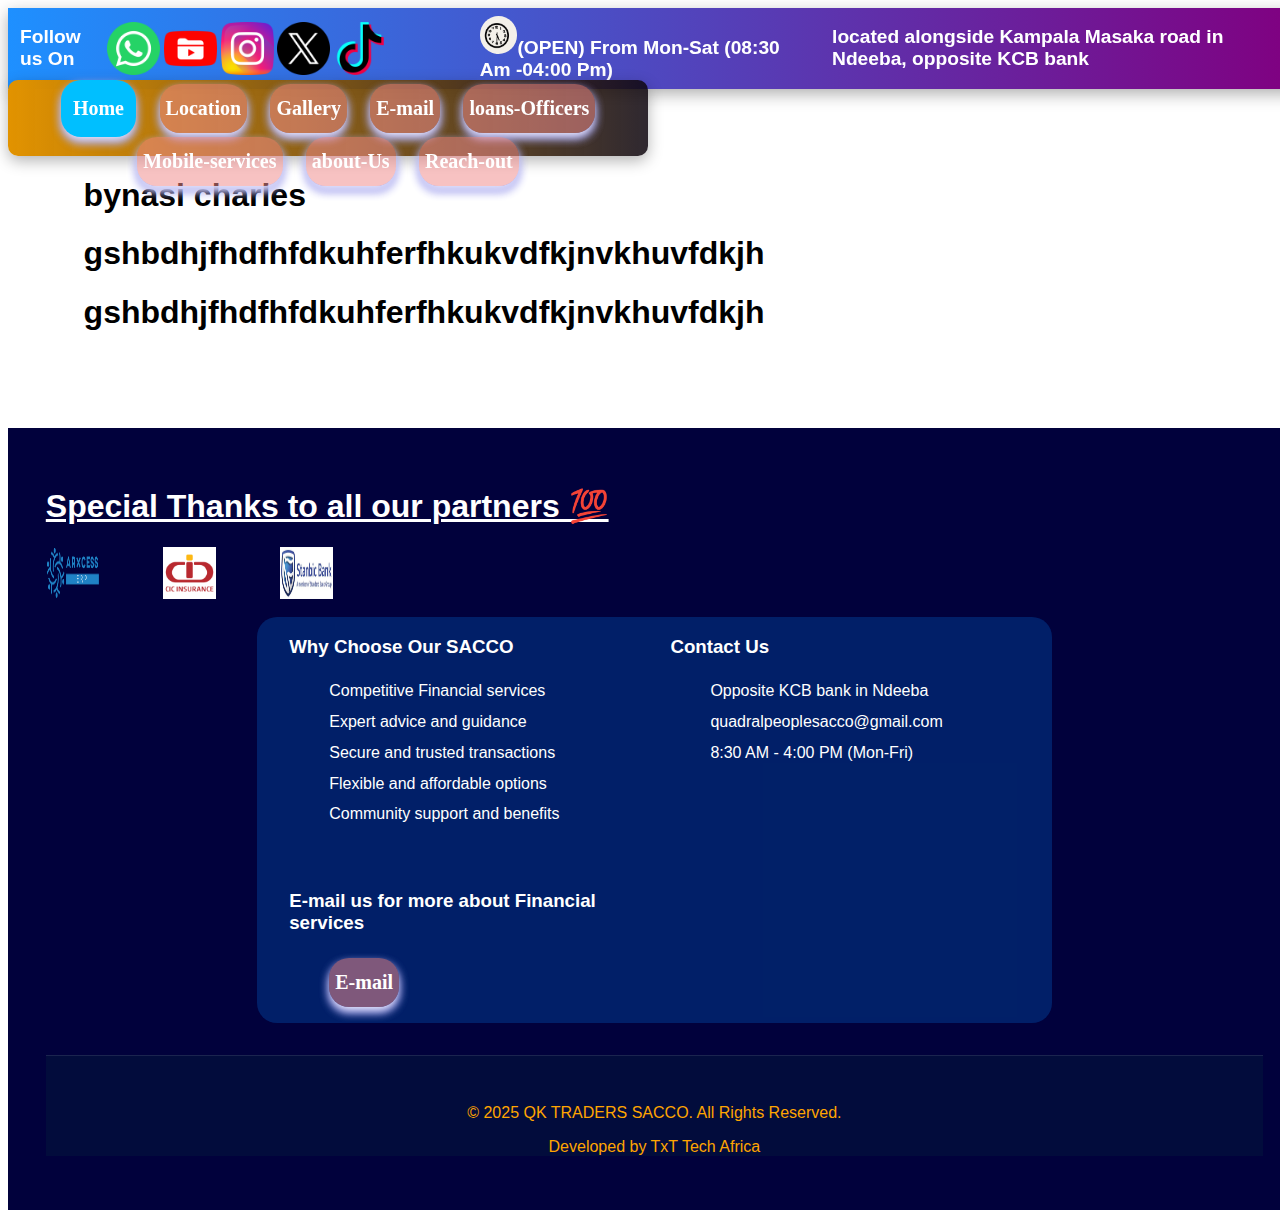
<file: contact-us.html>
<!DOCTYPE html>
<html lang="en">
<head>
    <meta charset="UTF-8">
    <meta name="viewport" content="width=device-width, initial-scale=1.0">
    <title>QK TRADERS'SACCO</title>

</head>

<link rel="stylesheet" href="general.css">

<body>
    

    <div class=" top-header">
        <text>Follow us On</text>
<div class="icons">

<a href="http://wa.me/+256702801507" class="social-icon" title="WhatsApp">
                    <img src="social.png">
                </a>

</div>


<div class="icons">
     <a href="https://www.youtube.com/channel/UCuh3HxplZlNXIbYhBjaaCZQ" class="social-icon" title="YouTube">
                    <img src="tube.png">
                </a>

</div>


<div class="icons">

     <a href="https://www.FaceBook.com/quadralkay" class="social-icon" title="Facebook">
                   <img src="instagram (1).png">
                </a>

    
</div>
<div class="icons">
 <a href="https://x.com/@QkTradersNdeeba" class="social-icon" title="X">
                   <img src="twitter (1).png">
                </a>
   
</div>
<div class="icons">


    <a href="https://www.tiktok.com/@qktraderssacco" class="social-icon" title="TikTok">
                  <img src="tik-tok.png">
                </a>

</div>
&nbsp;
&nbsp;
&nbsp;
&nbsp;
&nbsp;
&nbsp;
&nbsp;
&nbsp;
&nbsp;
&nbsp;
&nbsp;
&nbsp;
<div class="time"> <img src="clock-19962.gif" style="border-radius: 50%;">(OPEN) From Mon-Sat (08:30 Am -04:00 Pm) </div>
&nbsp;
&nbsp;
&nbsp;
&nbsp;
&nbsp;
&nbsp;
 
<div class="locate">located alongside Kampala Masaka road in Ndeeba, opposite KCB bank </div>
    </div>
<div class="who">.................. </div>
&nbsp;

<div class="wh"> ......................</div>
&nbsp;








<div class="nav-bar">
        

        <button style="background-color: deepskyblue; height: 1.5cm; width: 2cm;">  <div class="active"><a href="index.html"> Home </a></div></button>
        <button><a href="Mail.html"> Location </a></button>
        <button><a href="gallery.html"> Gallery </a></button>
        <button><a href="Mail.html"> E-mail </a></button>
        <button><a href="gallery.html#top-officers"> loans-Officers </a></button>
        <button><a href="#"> Mobile-services </a></button>
        <button><a href="#"> about-Us </a></button>
        <button><a href="Mail.html#map-2"> Reach-out </a></button>
    </div>





<div class="body">







    <h1> bynasi charles</h1>



<h1> gshbdhjfhdfhfdkuhferfhkukvdfkjnvkhuvfdkjh</h1>

<h1> gshbdhjfhdfhfdkuhferfhkukvdfkjnvkhuvfdkjh</h1>







































</div>



<div class="footer-section">

    <div class="sponsers">
        <h1> Special Thanks to all our partners 💯</h1>
       
    </div>
    

     
      <div class="part-s">
       
            <div class="icons">
                
<img src="logo.png">

</div>
<div class="icons">
  
<img src="cic-insurance-group-uganda-logo-png_seeklogo-555362.png">
    
</div>
<div class="icons">

   <img src="06-08-2018-12-04-48_StanbicBank.jpg"> 
  
</div>



     </div>
&nbsp;
&nbsp;
&nbsp;
&nbsp;
&nbsp;
&nbsp;
&nbsp;
&nbsp;
&nbsp;
&nbsp;
&nbsp;
&nbsp;

 <footer>
        <div class="footer-container">
            <div class="footer-column">
                <h3>Why Choose Our SACCO</h3>
                <ul>
                    <li>Competitive Financial services</li>
                    <li>Expert advice and guidance</li>
                    <li>Secure and trusted transactions</li>
                    <li>Flexible and affordable options</li>
                    <li>Community support and benefits</li>
                </ul>
            </div>
            <div class="footer-column">
                <h3>Contact Us</h3>
                <ul>
                    <li><i class="fas fa-map-marker-alt"></i> Opposite KCB bank in Ndeeba</li>
                    <li><i class="fas fa-phone"></i></li>
                    <li><i class="fas fa-envelope"></i> quadralpeoplesacco@gmail.com</li>
                    <li><i class="fas fa-clock"></i> 8:30 AM - 4:00 PM (Mon-Fri)</li>
                </ul>
            </div>
          



 <div class="footer-column">
                <h3>E-mail us for more about Financial services</h3>
                <ul>                                       <button style="width: auto; color:white; font-size: 20px;"><a href="Mail.html"> E-mail </a></button>  
            </div>





        </div>
        <div class="footer-bottom">
            <p>© 2025 QK TRADERS SACCO. All Rights Reserved.</p>
            <p>Developed by TxT Tech Africa</p>
        </div>
         <a href="#" id="scroll-top"><i class="far fa-arrow-up-from-arc"></i></a>
    </footer>




   
</div>

</body>
</html>
</file>
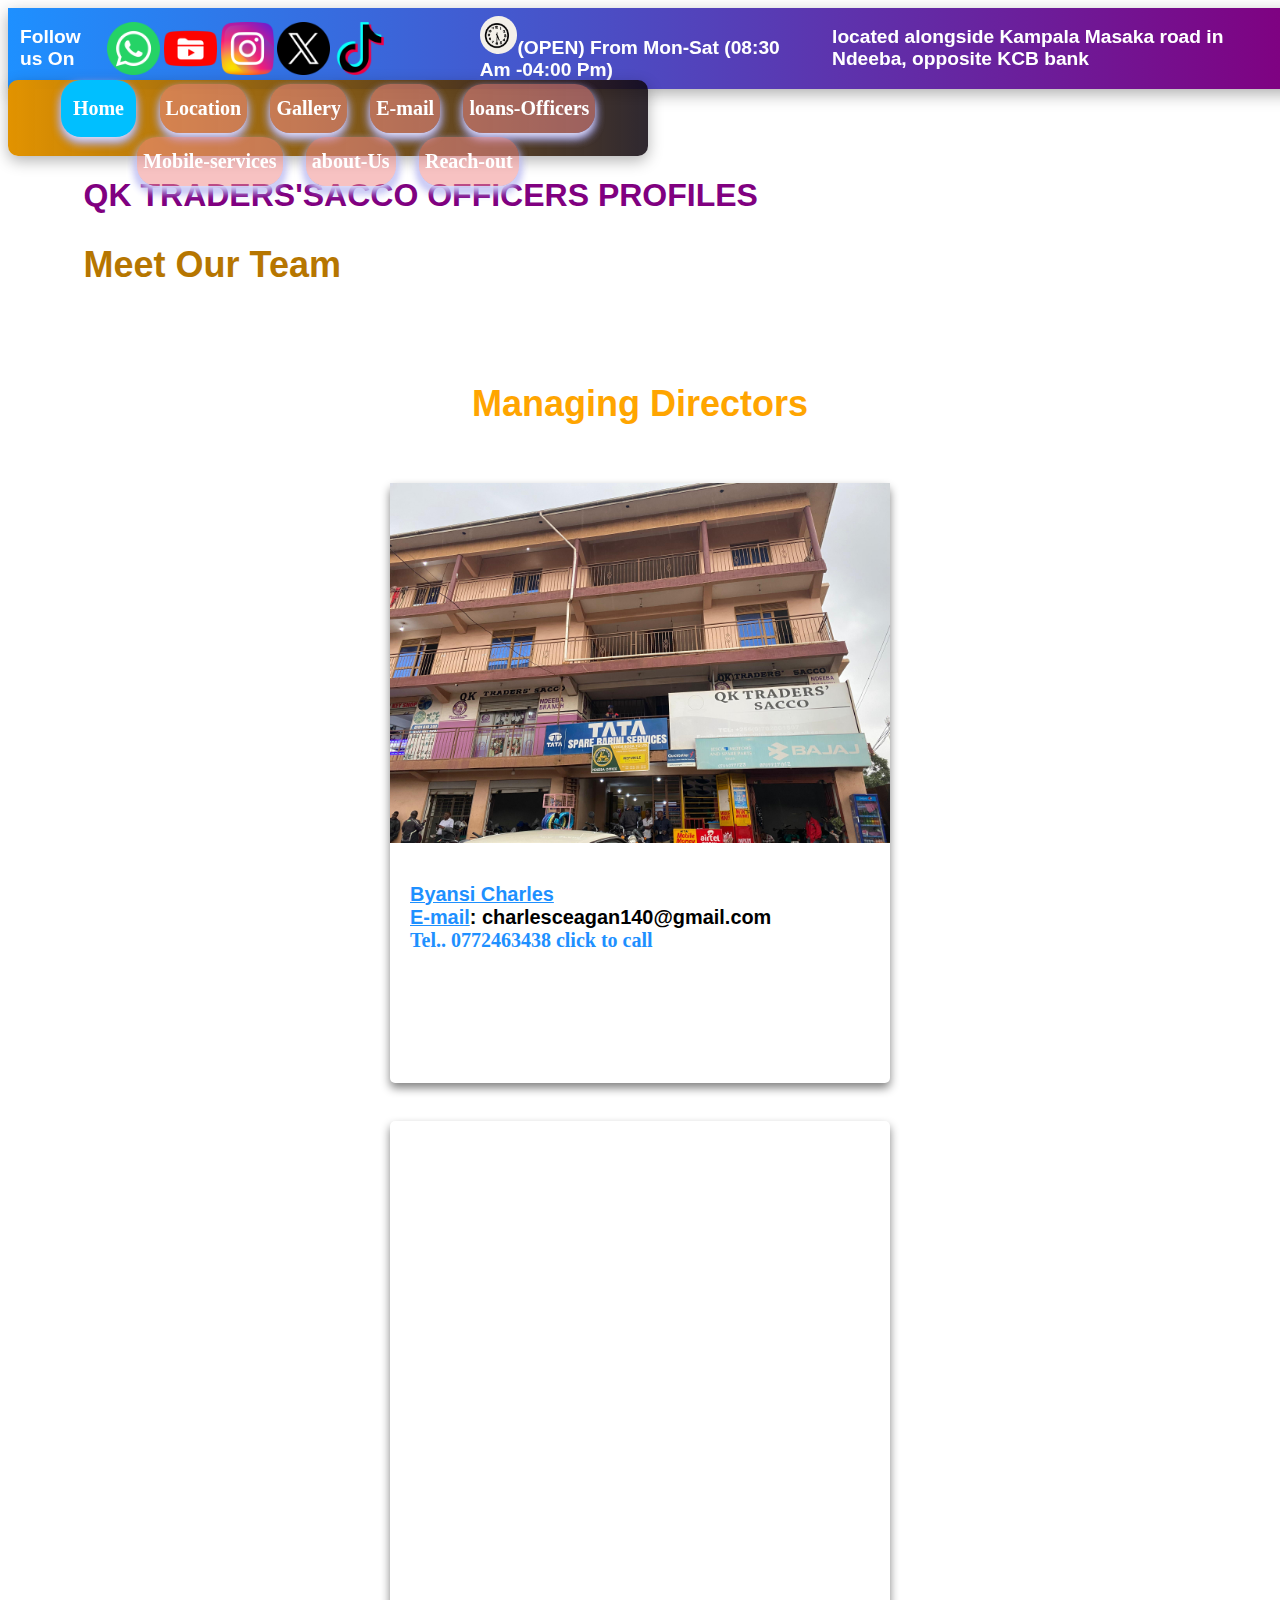
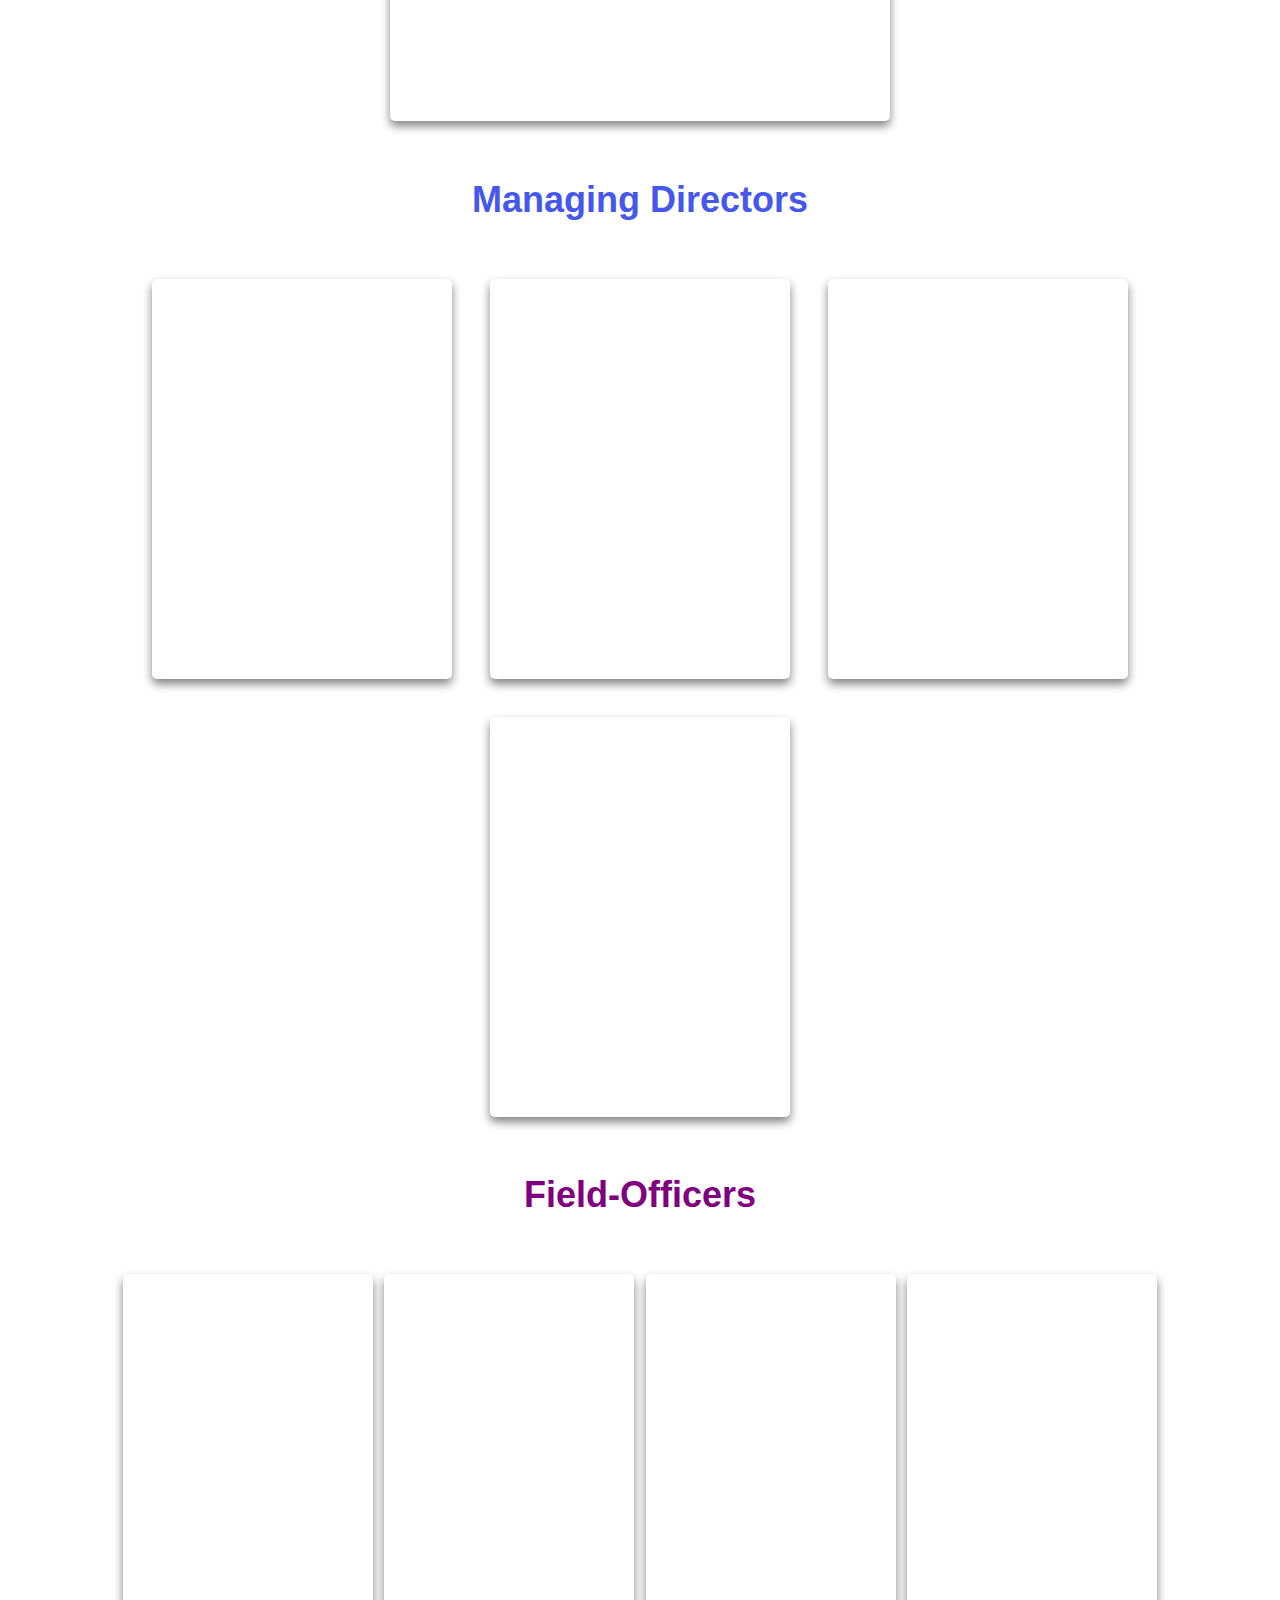
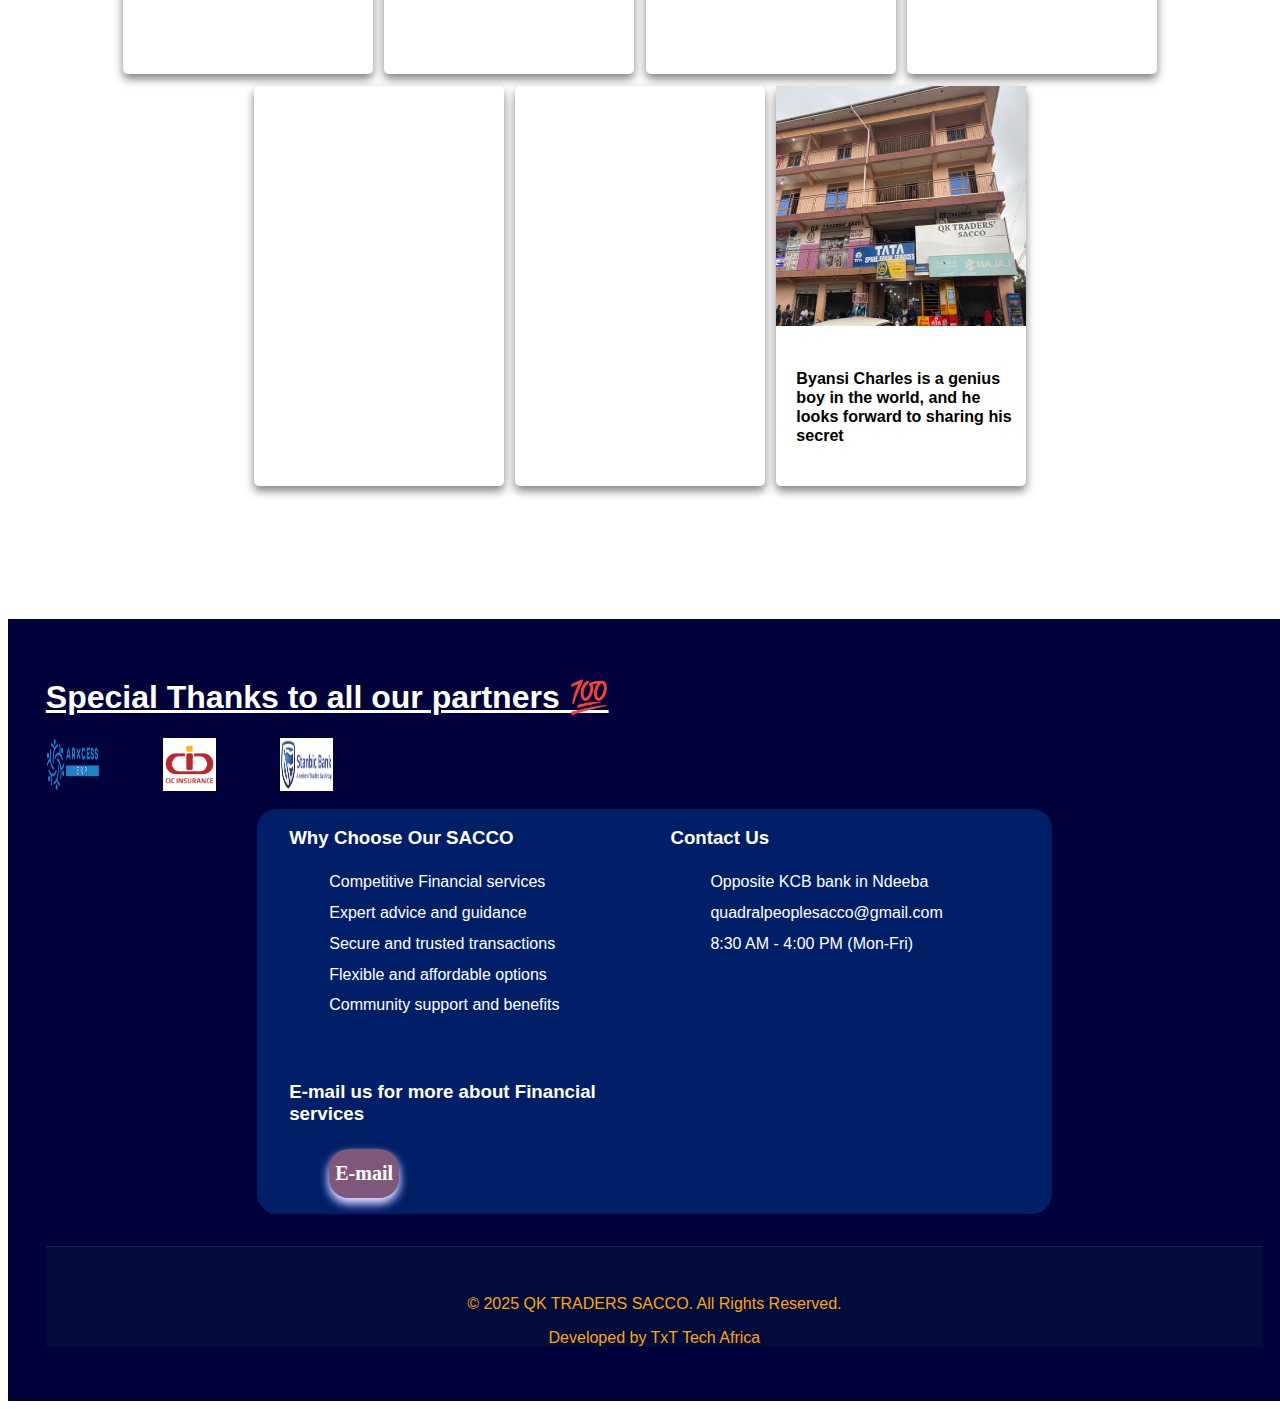
<file: gallery.html>
<!DOCTYPE html>
<html lang="en">
<head>
    <meta charset="UTF-8">
    <meta name="viewport" content="width=device-width, initial-scale=1.0">
    <title>QK TRADERS'SACCO</title>

</head>

<link rel="stylesheet" href="general.css">
<link rel="stylesheet" href="gallery.css">

<body>
    

    <div class=" top-header">
        <text>Follow us On</text>
<div class="icons">

<a href="http://wa.me/+256702801507" class="social-icon" title="WhatsApp">
                    <img src="social.png">
                </a>

</div>


<div class="icons">
     <a href="https://www.youtube.com/channel/UCuh3HxplZlNXIbYhBjaaCZQ" class="social-icon" title="YouTube">
                    <img src="tube.png">
                </a>

</div>


<div class="icons">

     <a href="https://www.FaceBook.com/quadralkay" class="social-icon" title="Facebook">
                   <img src="instagram (1).png">
                </a>

    
</div>
<div class="icons">
 <a href="https://x.com/@QkTradersNdeeba" class="social-icon" title="X">
                   <img src="twitter (1).png">
                </a>
   
</div>
<div class="icons">


    <a href="https://www.tiktok.com/@qktraderssacco" class="social-icon" title="TikTok">
                  <img src="tik-tok.png">
                </a>

     
</div>
&nbsp;
&nbsp;
&nbsp;
&nbsp;
&nbsp;
&nbsp;
&nbsp;
&nbsp;
&nbsp;
&nbsp;
&nbsp;
&nbsp;
<div class="time"> <img src="clock-19962.gif" style="border-radius: 50%;">(OPEN) From Mon-Sat (08:30 Am -04:00 Pm) </div>
&nbsp;
&nbsp;
&nbsp;
&nbsp;
&nbsp;
&nbsp;
 
<div class="locate">located alongside Kampala Masaka road in Ndeeba, opposite KCB bank </div>
    </div>
<div class="who">.................. </div>
&nbsp;

<div class="wh"> ......................</div>
&nbsp;








<div class="nav-bar">
      
        <button style="background-color: deepskyblue; height: 1.5cm; width: 2cm;">  <div class="active"><a href="index.html"> Home </a></div></button>
        <button><a href="Mail.html"> Location </a></button>
        <button><a href="gallery.html"> Gallery </a></button>
        <button><a href="Mail.html"> E-mail </a></button>
        <button><a href="gallery.html#top-officers"> loans-Officers </a></button>
        <button><a href="#"> Mobile-services </a></button>
        <button><a href="#"> about-Us </a></button>
        <button><a href="Mail.html#map-2"> Reach-out </a></button>
    </div>





<div class="body">



<h1 style="color: purple;"> QK TRADERS'SACCO OFFICERS PROFILES</h1><h2><h/2>
<h2 style="color:rgb(182, 118, 0);"> Meet Our Team</h2>

<div class="body2">





<h2 style="color:orange;"><center> Managing Directors </center></h2><br>
<div class="managering-officers">

<div class="offi-imgyy">
     <img src="qk.jpeg">
     
   <div class="offi-details">
<h5> <u>Byansi Charles</u><br> <u>E-mail</u>: charlesceagan140@gmail.com<br><a href="tel:072463438" >Tel.. 0772463438 click to call</a> </h5>


    </div>
</div>

<div class="offi-imgyy">
   <div class="offi-details">


    </div>
</div>




</div>

&nbsp;
&nbsp;
&nbsp;
&nbsp;

<!--here we start with the top officers-->
<h2 style="color:rgb(70, 87, 238)"><center> Managing Directors </center></h2><br>
<div id="top-officers">

<div class="offi-img">
   <div class="offi-details">


    </div>
</div>




<div class="offi-img">
    <div class="offi-details">


    </div>
</div>


<div class="offi-img">
    <div class="offi-details">


    </div>
</div>




<div class="offi-img">
    <div class="offi-details">


    </div>
</div>

</div>
<!-- here we end the top officers-->

&nbsp;
<h2 style="color:purple"><center> Field-Officers </center></h2><br>

<div class="field-officers">

<div class="offi-imgs">
   <div class="offi-details">


    </div>
</div>




<div class="offi-imgs">
    <div class="offi-details">


    </div>
</div>


<div class="offi-imgs">
    <div class="offi-details">


    </div>
</div>




<div class="offi-imgs">
   
    <div class="offi-details">


    </div>
</div>

<div class="offi-imgs">
    <div class="offi-details">


    </div>
</div>

<div class="offi-imgs">
    <div class="offi-details">


    </div>
</div>

<div class="offi-imgs">
     <img src="qk.jpeg">
     
   <div class="offi-details">
<h6> Byansi Charles is a genius boy in the world, and he looks forward to sharing his secret</h6>


    </div>
</div>

</div>




























</div>
<!-- here we closed body 2 ........................-->

</div>



<div class="footer-section">

    <div class="sponsers">
        <h1> Special Thanks to all our partners 💯</h1>
       
    </div>
    

     
     <div class="part-s">
       
            <div class="icons">
                
<img src="logo.png">

</div>
<div class="icons">
  
<img src="cic-insurance-group-uganda-logo-png_seeklogo-555362.png">
    
</div>
<div class="icons">

   <img src="06-08-2018-12-04-48_StanbicBank.jpg"> 
  
</div>



     </div>
&nbsp;
&nbsp;
&nbsp;
&nbsp;
&nbsp;
&nbsp;
&nbsp;
&nbsp;
&nbsp;
&nbsp;
&nbsp;
&nbsp;

 <footer>
        <div class="footer-container">
            <div class="footer-column">
                <h3>Why Choose Our SACCO</h3>
                <ul>
                    <li>Competitive Financial services</li>
                    <li>Expert advice and guidance</li>
                    <li>Secure and trusted transactions</li>
                    <li>Flexible and affordable options</li>
                    <li>Community support and benefits</li>
                </ul>
            </div>
            <div class="footer-column">
                <h3>Contact Us</h3>
                <ul>
                    <li><i class="fas fa-map-marker-alt"></i> Opposite KCB bank in Ndeeba</li>
                    <li><i class="fas fa-phone"></i></li>
                    <li><i class="fas fa-envelope"></i> quadralpeoplesacco@gmail.com</li>
                    <li><i class="fas fa-clock"></i> 8:30 AM - 4:00 PM (Mon-Fri)</li>
                </ul>
            </div>



 <div class="footer-column">
                <h3>E-mail us for more about Financial services</h3>
                <ul>
                                            <button style="width: auto; color:white; font-size: 20px;"><a href="Mail.html"> E-mail </a></button>       </ul>
            </div>





        </div>
        <div class="footer-bottom">
            <p>© 2025 QK TRADERS SACCO. All Rights Reserved.</p>
            <p>Developed by TxT Tech Africa</p>
        </div>
         <a href="#" id="scroll-top"><i class="far fa-arrow-up-from-arc"></i></a>
    </footer>




   
</div>

</body>
</html>
</file>
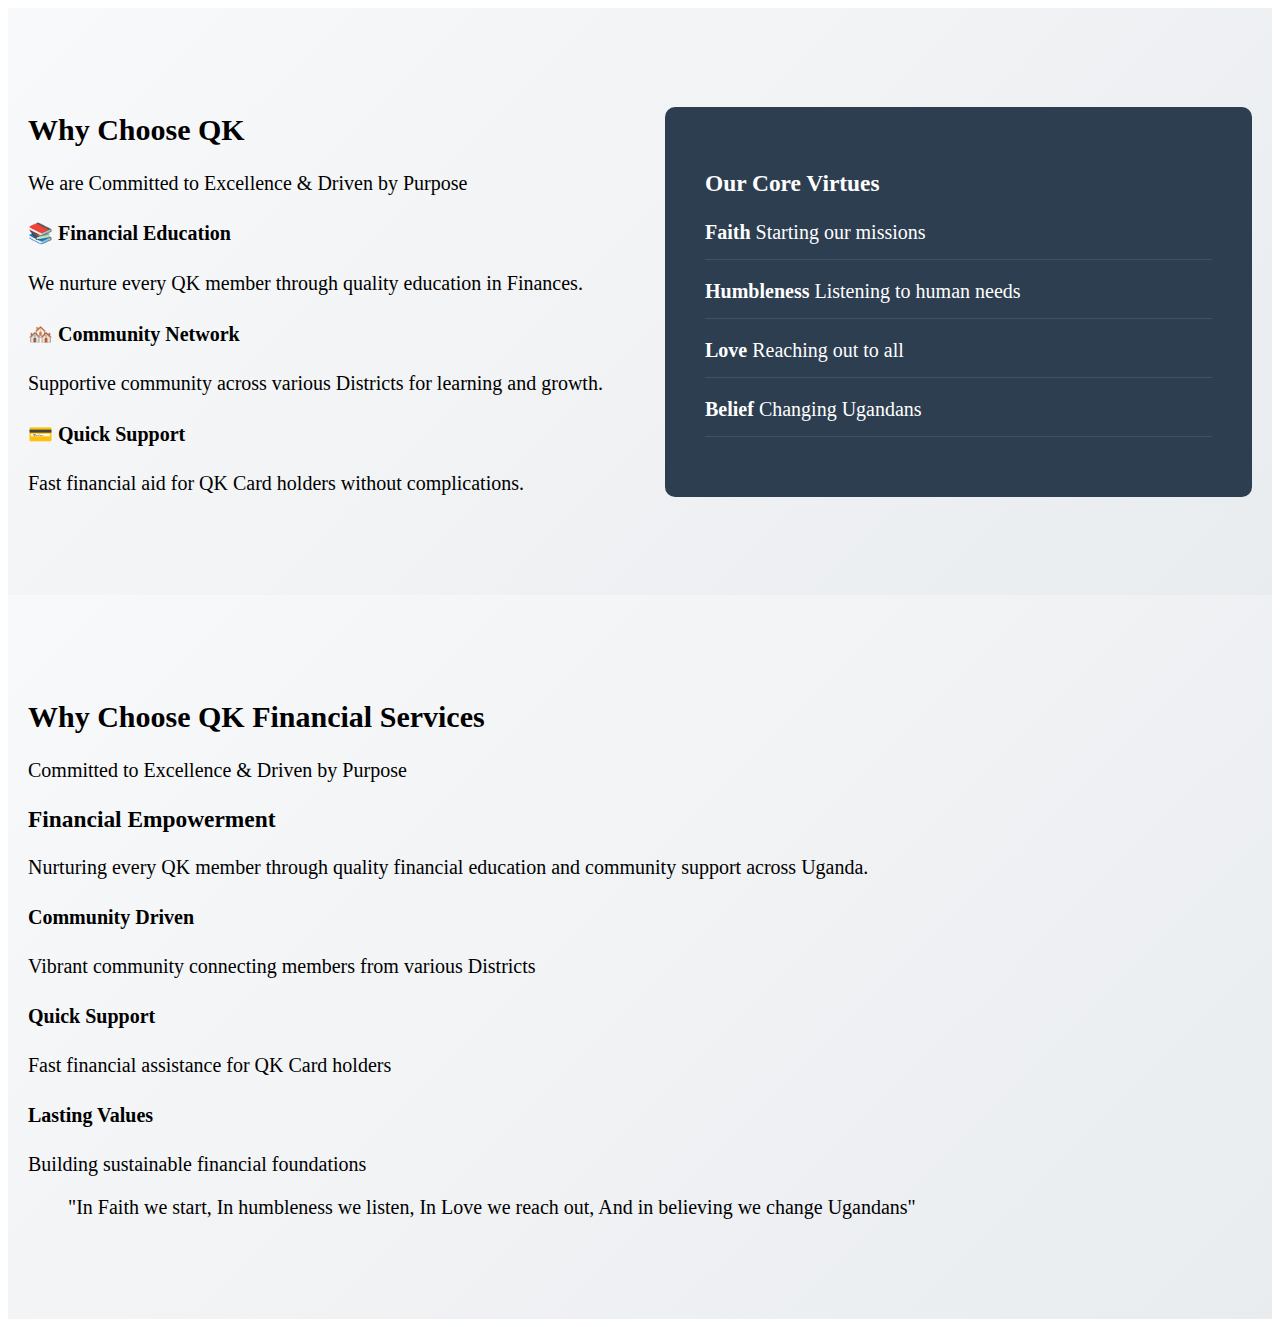
<file: try.html>
<!DOCTYPE html>
<html lang="en">
<head>
    <meta charset="UTF-8">
    <meta name="viewport" content="width=device-width, initial-scale=1.0">
    <title>Document</title>
</head>
<style>


body{
    font-family: lucida ;
    font-size: 20px;
}
    /* Design 1 Styling */
.why-choose-us {
  padding: 80px 20px;
  background: linear-gradient(135deg, #f8f9fa 0%, #e9ecef 100%);
}

.features-grid {
  display: grid;
 
  grid-template-columns: repeat(auto-fit, minmax(300px, 1fr));
  gap: 30px;
  margin: 50px 0;
}

.feature-card {
  background: white;
  padding: 30px;
  border-radius: 10px;
  box-shadow: 0 5px 15px rgba(0,0,0,0.1);
  text-align: center;
}

.core-values {
  text-align: center;
  margin-top: 60px;
}

.values-list {
  display: flex;
  justify-content: center;
  gap: 15px;
  flex-wrap: wrap;
  margin: 20px 0;
}

.value-tag {
  background: #007bff;
  color: white;
  padding: 8px 16px;
  border-radius: 20px;
  font-weight: bold;
}

/* Design 2 Styling */
.split-layout {
  display: grid;
  grid-template-columns: 1fr 1fr;
  gap: 50px;
  align-items: center;
}

.values-box {
  background: #2c3e50;
  color: white;
  padding: 40px;
  border-radius: 10px;
}

.virtue {
  margin: 20px 0;
  padding-bottom: 15px;
  border-bottom: 1px solid rgba(255,255,255,0.1);
}
</style>
<body>
    










<section class="why-choose-us split-layout">
  <div class="text-content">
    <h2>Why Choose <span class="highlight">QK</span></h2>
    <p class="subtitle">We are Committed to Excellence & Driven by Purpose</p>
    
    <div class="benefits">
      <div class="benefit-item">
        <h4>📚 Financial Education</h4>
        <p>We nurture every QK member through quality education in Finances.</p>
      </div>
      
      <div class="benefit-item">
        <h4>🏘️ Community Network</h4>
        <p>Supportive community across various Districts for learning and growth.</p>
      </div>
      
      <div class="benefit-item">
        <h4>💳 Quick Support</h4>
        <p>Fast financial aid for QK Card holders without complications.</p>
      </div>
    </div>
  </div>
  
  <div class="visual-content">
    <div class="values-box">
      <h3>Our Core Virtues</h3>
      <div class="virtue">
        <strong>Faith</strong>
        <span>Starting our missions</span>
      </div>
      <div class="virtue">
        <strong>Humbleness</strong>
        <span>Listening to human needs</span>
      </div>
      <div class="virtue">
        <strong>Love</strong>
        <span>Reaching out to all</span>
      </div>
      <div class="virtue">
        <strong>Belief</strong>
        <span>Changing Ugandans</span>
      </div>
    </div>
  </div>
</section>




<section class="why-choose-us minimal">
  <div class="header-center">
    <h2>Why Choose QK Financial Services</h2>
    <p class="mission-statement">Committed to Excellence & Driven by Purpose</p>
  </div>
  
  <div class="highlights">
    <div class="highlight-main">
      <h3>Financial Empowerment</h3>
      <p>Nurturing every QK member through quality financial education and community support across Uganda.</p>
    </div>
  </div>
  
  <div class="services-grid">
    <div class="service">
      <h4>Community Driven</h4>
      <p>Vibrant community connecting members from various Districts</p>
    </div>
    
    <div class="service">
      <h4>Quick Support</h4>
      <p>Fast financial assistance for QK Card holders</p>
    </div>
    
    <div class="service">
      <h4>Lasting Values</h4>
      <p>Building sustainable financial foundations</p>
    </div>
  </div>
  
  <blockquote class="core-quote">
    "In Faith we start, In humbleness we listen, In Love we reach out, And in believing we change Ugandans"
  </blockquote>
</section>







</body>
</html>
</file>
<file: general.css>
body{
    background: white;
     font-style: normal;
    font-weight: normal;
    font-family: sans-serif;
    background: none;
    scroll-behavior: smooth;
}

.body{
    
padding:2cm;


}

.top-header{
    position: fixed;
background-image:linear-gradient(90deg,dodgerblue,purple);
display: flex;
align-content: center;
gap: 0.1cm;
padding-left: 2cm;
color: white;
height: 1.5cm;
width:98.9%;
filter: blur(0px);
padding: 12px;
 align-items: center;
    justify-content: center;
    display: flex;
    font-size: larger;
    font-weight: bold;
     box-shadow: 0 5px 15px rgba(32, 32, 32, 0.356);
    


}


.icons{
 width:1.4cm;
    height:1.4cm;
     background-color: rgba(135, 207, 235, 0);
    border-radius: 50%;
}

.icons img{
    width:1.4cm;
    height:1.4cm;
}

.time img{
    width:1cm;
    height: 1cm;
}


.nav-bar{
    background:linear-gradient(to right,rgb(226, 147, 0),rgba(14, 6, 15, 0.863));
   width: 50%;
    height: 2cm;
    justify-items: center;
    align-content: center;
    gap: 0.5cm;
    word-spacing: 0.5cm;
    text-decoration: none;
    text-align: center;
    border-radius: 10px;
     box-shadow: 0 5px 15px rgba(0, 0, 0, 0.295);
     position: fixed;
   
}


a{
    text-decoration: none;
    font-weight: bolder;
    font-family: Georgia;
    font-size: 20px;
    color:white;
      margin-top: 2cm;
}



button{
    background-color: rgba(240, 139, 139, 0.531);
    box-shadow: 0px 5px 10px 0px rgba(255, 255, 255, 0.86),0px 5px 10px 0px rgb(87, 87, 224);
    height: 1.3cm;
    border-radius: 20px;
    border: 0px;
    

}
.nav-bar a:hover{
    box-shadow: 0px 5px 10px 0px rgba(255, 255, 255, 0.86),0px 5px 10px 0px rgb(87, 87, 224);
    border-radius: 8%;
   transition: 1s;
}


/* footer section*/


.footer-section{

    width:96.3%;
  height:fit-content;
    background-color: rgb(1, 1, 60);
    padding: 1cm;
    
}
.sponsers{
  
    color:white;
    text-decoration: underline;
   
    
}

.part-s{
    display: flex;
   
    gap: 1.7cm;
    color: white;
    text-align: center;
}


        .footer-container {
            width: 60%;
            margin: 0 auto;
            display: grid;
            grid-template-columns: repeat(auto-fit, minmax(250px, 1fr));
            gap: 2rem;
            padding: 0 2rem;
             color:white;
             height: fit-content;
             background-color: #02459e73;
             border-radius: 20px;
        }

        .footer-column h3 {
            color: white;
            margin-bottom: 1.5rem;
            position: relative;
        }

        .footer-column h3::after {
            content: '';
            position: absolute;
            bottom: -8px;
            left: 0;
            width: 50px;
            height: 2px;
            background: var(--accent-color);
           
        }

        .footer-column ul {
            list-style: none;
        }

        .footer-column li {
            margin-bottom: 0.8rem;
        }

        .footer-column a {
            color: var(--text-light);
            text-decoration: none;
            transition: color 0.3s ease;
        }

        .footer-column a:hover {
            color: var(--accent-color);
        }

        .footer-bottom {
            text-align: center;
            padding-top: 2rem;
            margin-top: 2rem;
            border-top: 1px solid rgba(255, 255, 255, 0.1);
            color: orange;
             background-color: #051f3d65;
        }

.footer-column img{
    width: 0.4cm;
    border-radius: 50%;
}
        /* footer section closed */

#map-2{
color:red;
}
</file>
<file: gallery.css>
h2{
    color:black;
}

.body2{
    padding: 1cm;
}



.managering-officers{
    display: flex;
    flex-wrap:wrap;
   gap: 1cm;
    justify-content: center;
}


.managering-officers>div{
    width: 500px;
    height: 600px;
    border-radius: 5px;
    box-shadow: 0px 5px 10px rgba(0, 0, 0, 0.493);
    background-color: rgb(255, 255, 255);
    
}







#top-officers{
    display: flex;
    flex-wrap:wrap;
   gap: 1cm;
    justify-content: center;
}

.offi-img{
    width: 300px;
    height: 400px;
    border-radius: 5px;
    box-shadow: 0px 5px 10px rgba(0, 0, 0, 0.493);
    background-color: white;
    
}


.field-officers{
    display: flex;
    flex-wrap:wrap;
    gap: 0.3cm;
    justify-content: center;
}


.offi-imgs{
     width: 250px;
    height: 400px;
    border-radius: 5px;
    box-shadow: 0px 5px 10px rgba(0, 0, 0, 0.493);
    background-color: white;

}



.offi-img img{
    width:100%;
    height: 60%;

}


.offi-imgs img{
    width:100%;
    height: 60%;

}




.offi-imgyy img{
    width:100%;
    height: 60%;

}

u{
    color:dodgerblue;

}

.offi-details a{
    color: dodgerblue;
}

.offi-details{
    padding-left: 20px;
}
</file>
